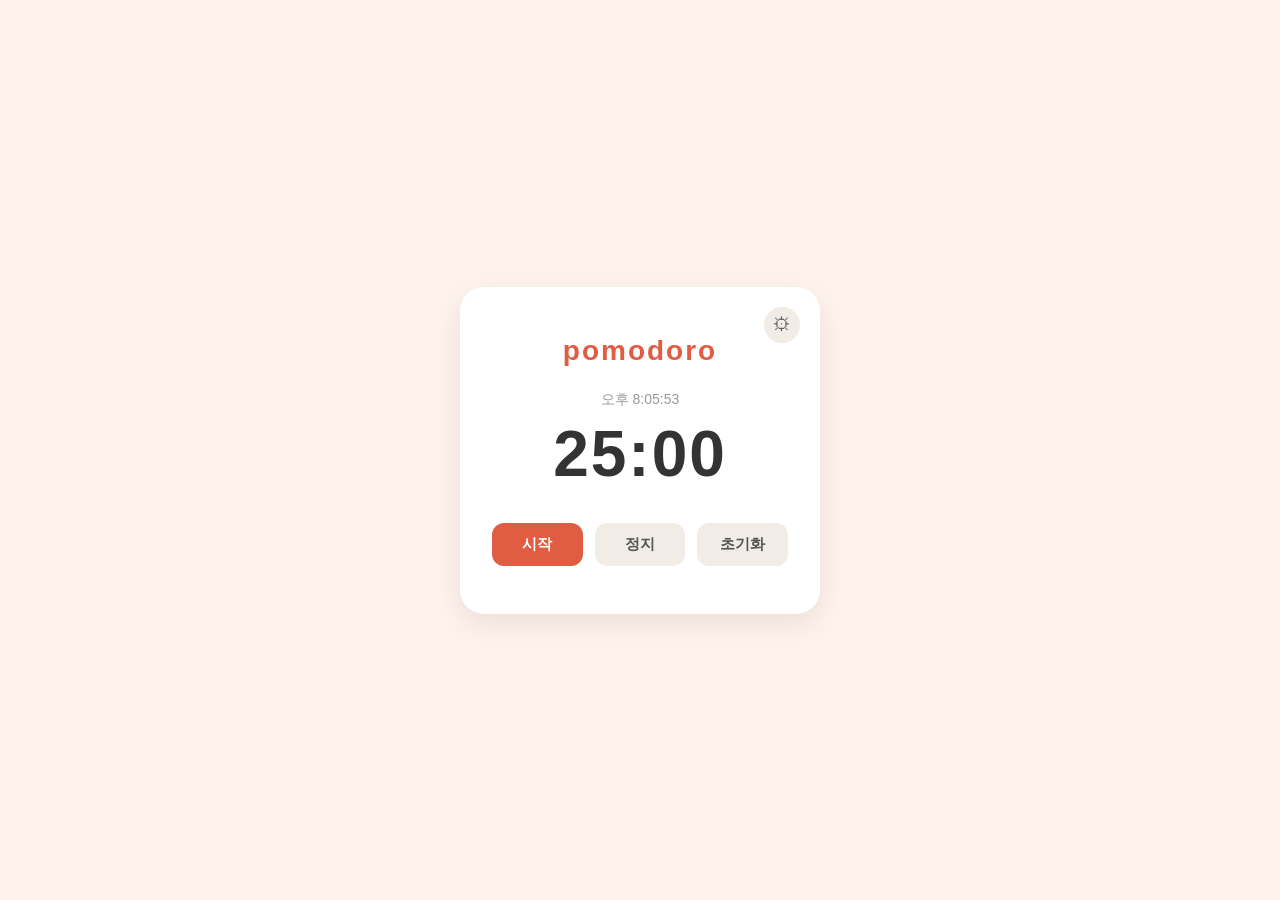
<file: index.html>
<!doctype html>
<html lang="ko">
  <head>
    <meta charset="UTF-8" />
    <meta name="viewport" content="width=device-width, initial-scale=1.0" />
    <title>강원도 춘천시 온의동 pompdoro</title>
    <link rel="stylesheet" href="index.css" />
  </head>
  <body>
    <main class="timer-card">
      <a class="settings-btn" href="setting.html" aria-label="설정">⚙</a>

      <h1>pomodoro</h1>

      <p class="clock" id="clock">오후 2:40</p>

      <p class="time-left" id="time-left">25:00</p>

      <div class="controls">
        <button class="btn btn-start" type="button" onclick="startTimer()">
          시작
        </button>
        <button class="btn btn-stop" type="button" onclick="stopTimer()">
          정지
        </button>
        <button class="btn btn-reset" type="button" onclick="resetTimer()">
          초기화
        </button>
      </div>
    </main>

    <script src="index.js"></script>
  </body>
</html>
</file>
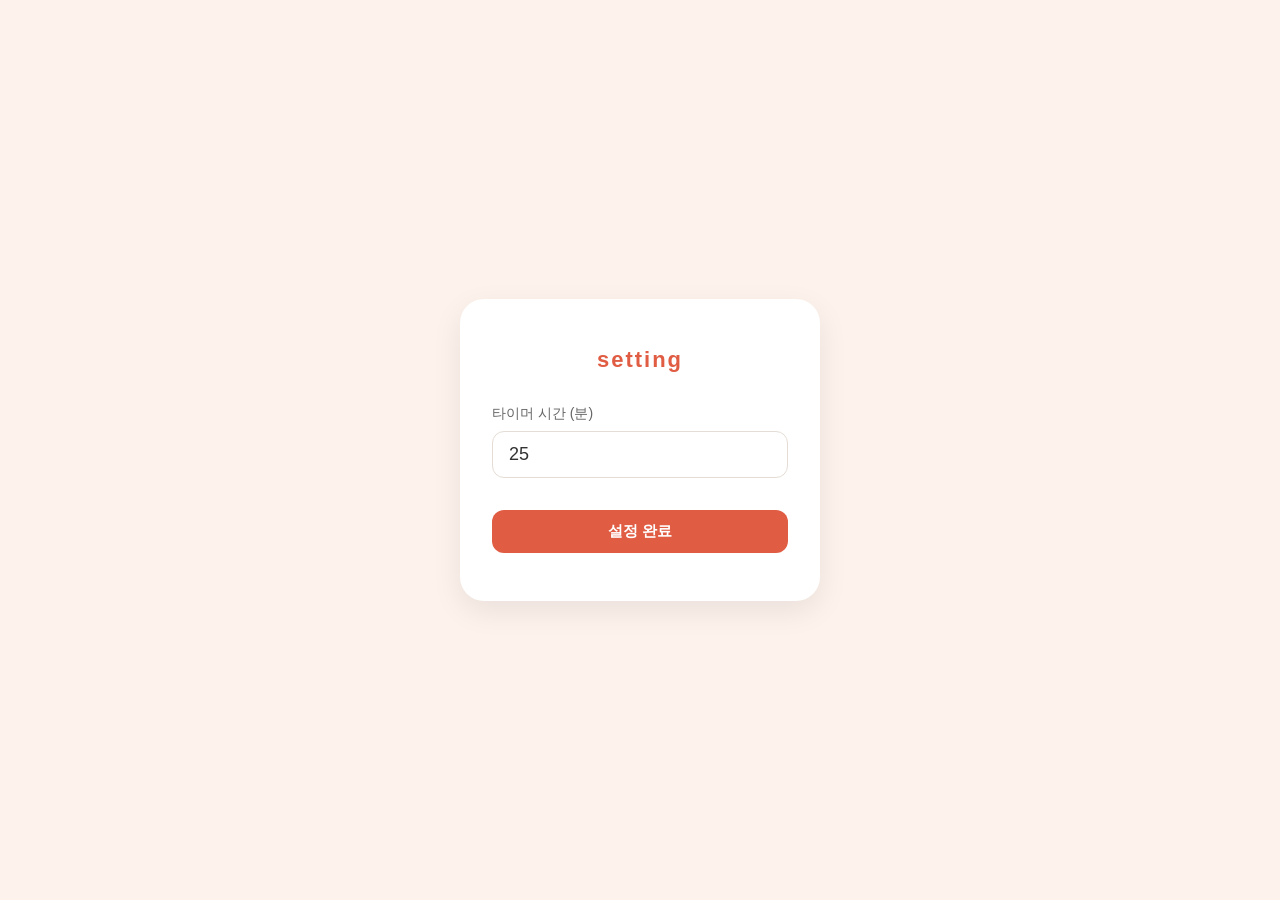
<file: setting.html>
<!doctype html>
<html lang="ko">
  <head>
    <meta charset="UTF-8" />
    <meta name="viewport" content="width=device-width, initial-scale=1.0" />
    <title>Pomodoro Setting</title>
    <link rel="stylesheet" href="setting.css" />
  </head>
  <body>
    <main class="setting-card">
      <h3>setting</h3>

      <label class="field">
        <span class="field-label">타이머 시간 (분)</span>
        <input id="time-input" class="time-input" type="number" min="1" max="60" value="25" />
      </label>

      <button class="btn-confirm" type="button" onclick="saveMinutes()">설정 완료</button>
    </main>

    <script src="setting.js"></script>
  </body>
</html>
</file>
<file: index.css>
* {
  box-sizing: border-box;
  margin: 0;
  padding: 0;
}

body {
  min-height: 100vh;
  display: flex;
  align-items: center;
  justify-content: center;
  background-color: #fdf2ec;
  font-family: "Segoe UI", "Malgun Gothic", sans-serif;
}

.timer-card {
  position: relative;
  width: 360px;
  padding: 48px 32px;
  background-color: #ffffff;
  border-radius: 24px;
  box-shadow: 0 10px 30px rgba(0, 0, 0, 0.08);
  text-align: center;
}

.settings-btn {
  position: absolute;
  top: 20px;
  right: 20px;
  display: flex;
  align-items: center;
  justify-content: center;
  width: 36px;
  height: 36px;
  border: none;
  border-radius: 50%;
  background-color: #f2ece7;
  color: #555;
  font-size: 18px;
  text-decoration: none;
  cursor: pointer;
}

.settings-btn:hover {
  background-color: #e7ddd4;
}

h1 {
  font-size: 28px;
  font-weight: 700;
  color: #e05d44;
  letter-spacing: 2px;
  text-transform: lowercase;
  margin-bottom: 24px;
}

.clock {
  font-size: 14px;
  color: #999;
  margin-bottom: 8px;
}

.time-left {
  font-size: 64px;
  font-weight: 700;
  color: #333;
  letter-spacing: 2px;
  margin-bottom: 32px;
}

.controls {
  display: flex;
  gap: 12px;
  justify-content: center;
}

.btn {
  flex: 1;
  padding: 12px 0;
  border: none;
  border-radius: 12px;
  font-size: 15px;
  font-weight: 600;
  cursor: pointer;
  transition: opacity 0.2s ease;
}

.btn:hover {
  opacity: 0.85;
}

.btn-start {
  background-color: #e05d44;
  color: #fff;
}

.btn-stop {
  background-color: #f2ece7;
  color: #555;
}

.btn-reset {
  background-color: #f2ece7;
  color: #555;
}
</file>
<file: setting.css>
* {
  box-sizing: border-box;
  margin: 0;
  padding: 0;
}

body {
  min-height: 100vh;
  display: flex;
  align-items: center;
  justify-content: center;
  background-color: #fdf2ec;
  font-family: "Segoe UI", "Malgun Gothic", sans-serif;
}

.setting-card {
  width: 360px;
  padding: 48px 32px;
  background-color: #ffffff;
  border-radius: 24px;
  box-shadow: 0 10px 30px rgba(0, 0, 0, 0.08);
  text-align: center;
}

h3 {
  font-size: 22px;
  font-weight: 700;
  color: #e05d44;
  letter-spacing: 2px;
  text-transform: lowercase;
  margin-bottom: 32px;
}

.field {
  display: flex;
  flex-direction: column;
  gap: 8px;
  margin-bottom: 32px;
  text-align: left;
}

.field-label {
  font-size: 14px;
  color: #666;
}

.time-input {
  width: 100%;
  padding: 12px 16px;
  border: 1px solid #e5ddd5;
  border-radius: 12px;
  font-size: 18px;
  color: #333;
}

.time-input:focus {
  outline: none;
  border-color: #e05d44;
}

.btn-confirm {
  width: 100%;
  padding: 12px 0;
  border: none;
  border-radius: 12px;
  background-color: #e05d44;
  color: #fff;
  font-size: 15px;
  font-weight: 600;
  cursor: pointer;
  transition: opacity 0.2s ease;
}

.btn-confirm:hover {
  opacity: 0.85;
}
</file>
